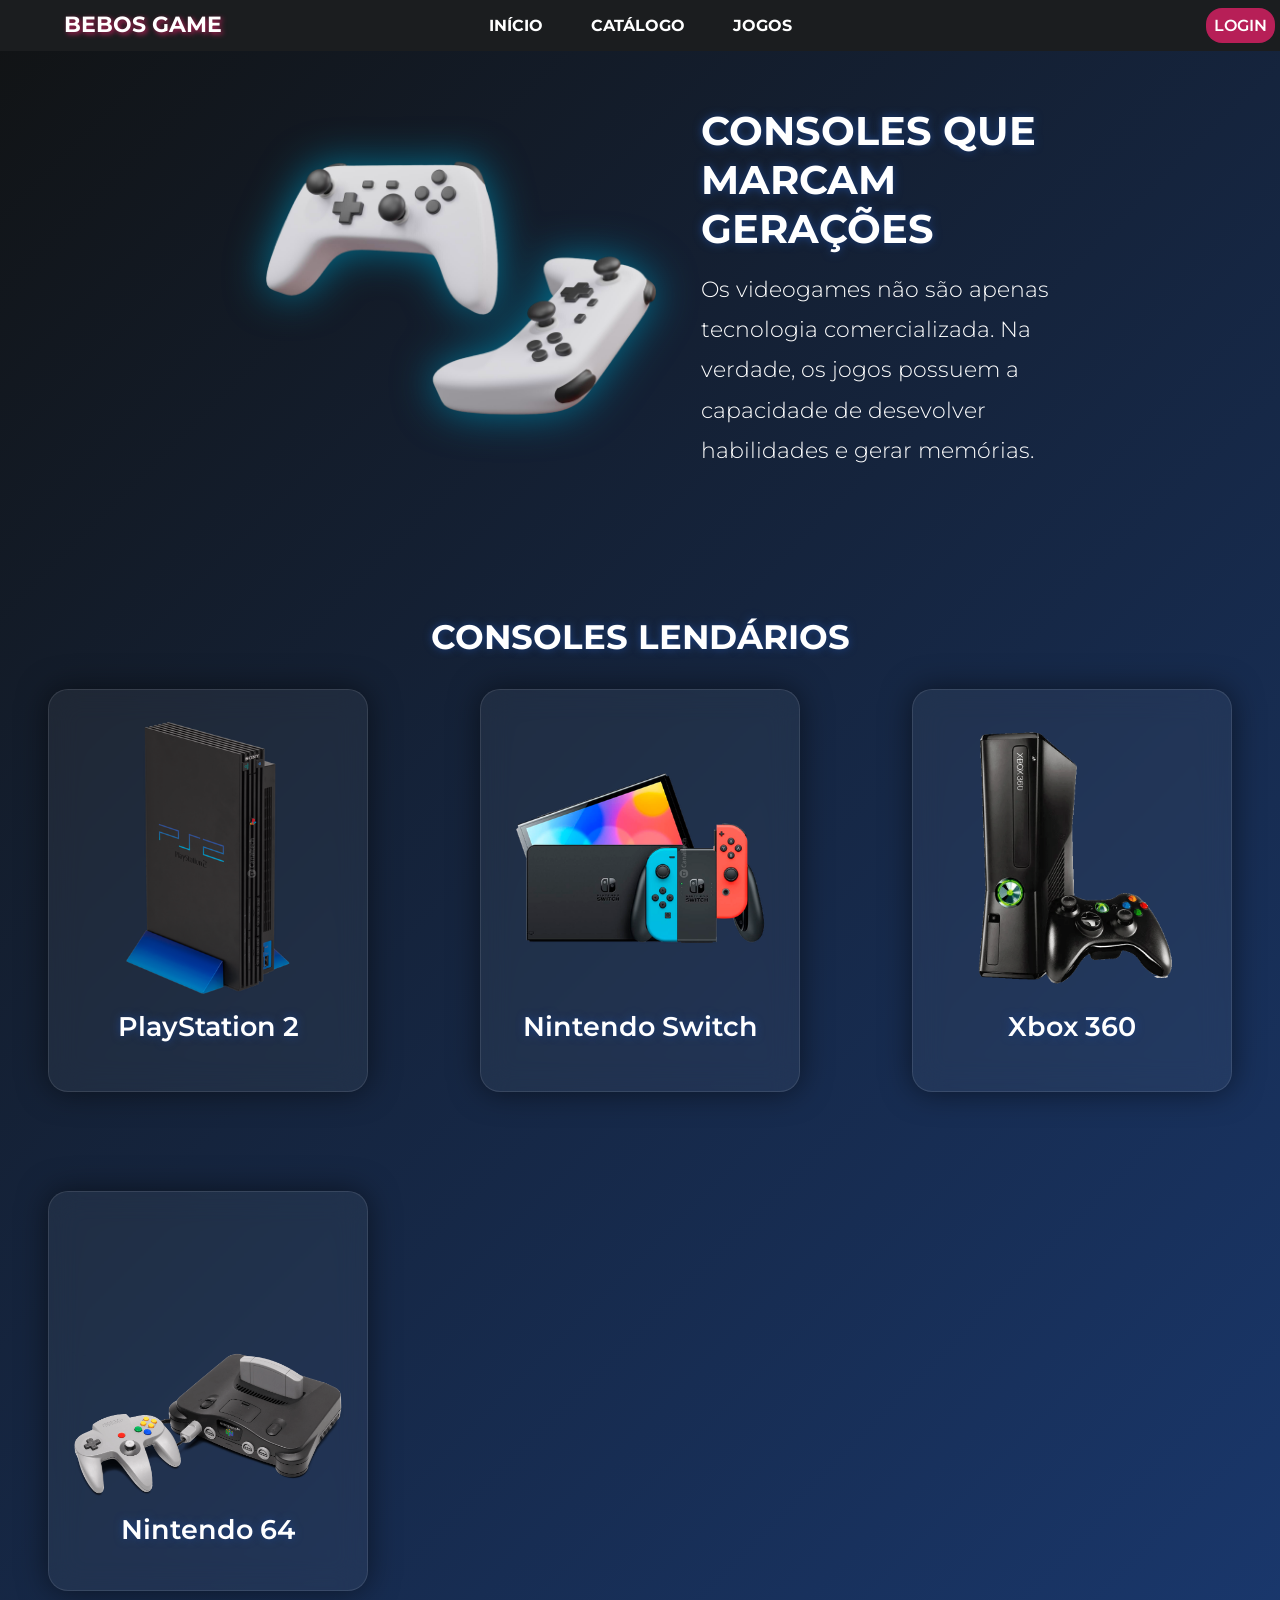
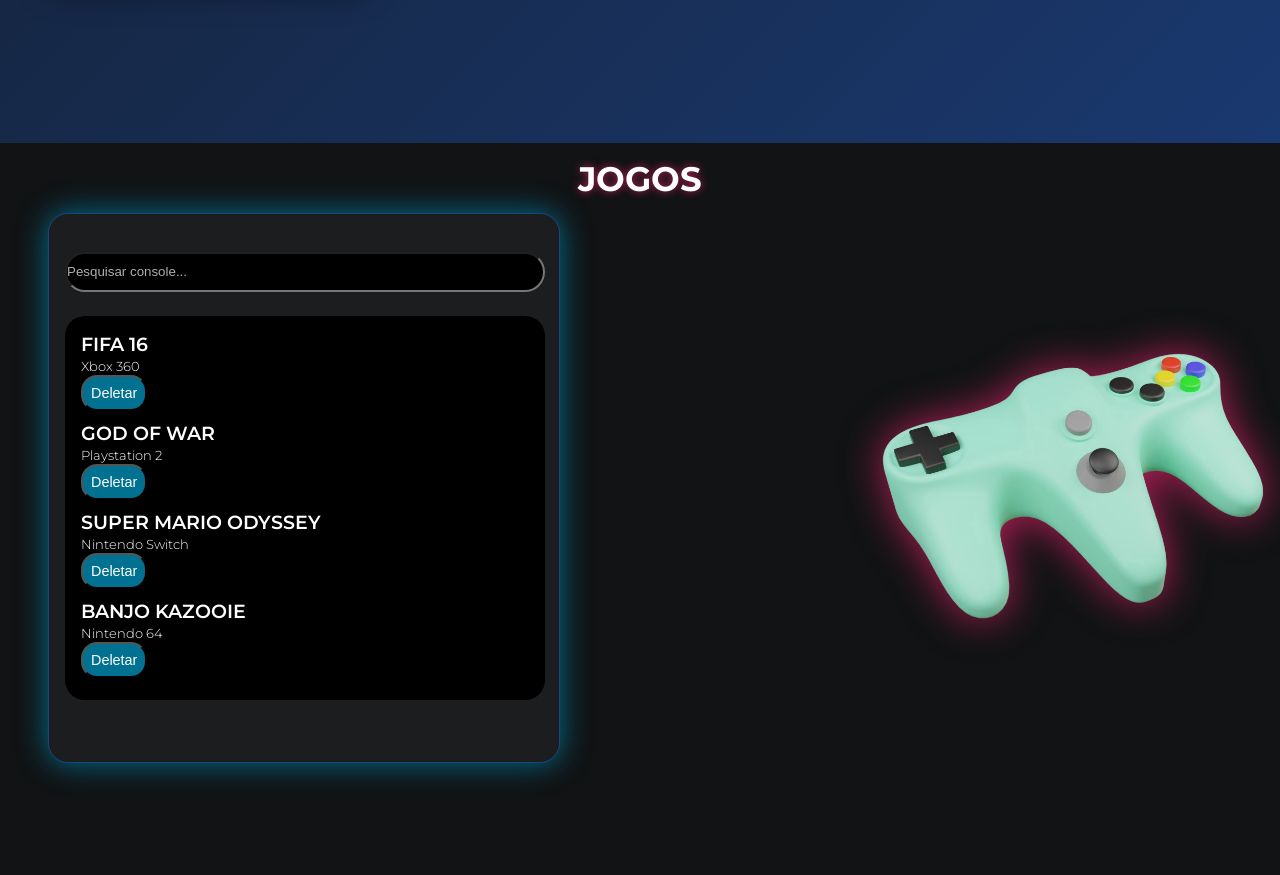
<file: index.html>
<!DOCTYPE html>
<html lang="pt-br">
<head>
    <meta charset="UTF-8">
    <meta name="viewport" content="width=device-width, initial-scale=1.0">
    <title>Métodos na prática</title>
    <link rel="shortcut icon" href="assets/images/BebosGame.png" type="image/x-icon">
    <link rel="stylesheet" href="css/index.css">
    <!-- Ágatha, Kalel, Kauan e Nathan -->
</head>
<body>
    <!-- vai ser só as cores que vamos usar. 1- #b71f57 2-#007190 3-#1c4286 4-#111314  -->
    <header>
<nav class="barra">
    <a href="#banner">
    <span class="logo">BEBOS GAME</span>
    </a>

    <div class="menu">
        <a href="#banner">Início</a>
        <a href="#consoles">Catálogo</a>
        <a href="#forum-coment">Jogos</a>
    </div>

    <a class="login" href="html/login.html">Login</a>
</nav> 
    </header>
    <main class="banner" id="banner">
        <img src="assets/images/gamepad-controlador-de-jogo-icone-isolado-3d-render-ilustracao.png" alt="Controle de videogame">
        <div class="banner-text">
            <h1>Consoles que marcam gerações</h1>
            <p>Os videogames não são apenas tecnologia comercializada. Na verdade, os jogos possuem a capacidade de desevolver habilidades e gerar memórias.</p>
        </div>
    </main>
    
    <!-- Card games -->
    <h2 class="consoles" id="consoles">Consoles Lendários</h2>
    <section>
        <div class="card">
            <div class="card-game">
                <img src="assets/images/i413576.png" alt="">
                <h2>PlayStation 2</h2>
                <div class="modal-container1">
                    <div class="modal1">
                    </div>
                </div>
            </div>
        </div>

        <div class="card">
            <div class="card-game">
                <img src="assets/images/set-of-console-game-device-handheld-portable-free-png.png"  width="700rem" height="auto" alt="">
                <h2>Nintendo Switch</h2>
            </div>
        </div>

        <div class="card">
            <div class="card-game">
                <img src="assets/images/xbox_360_4gb_seminovo_1259_1_d6bae2d4ea0fcfa7bb3ee1b2bad1224d.png" alt="">
                <h2>Xbox 360</h2>
                <!-- <p>O Xbox 360, lançado pela Microsoft em 2005 como parte da 7ª geração, é um console de jogos icônico com CPU PowerPC de 3 núcleos a 3.2 GHz, 512MB de RAM e GPU ATI Xenos. Disponível nos modelos Fat, Slim e Super Slim, oferece HDs de 4GB a 500GB, suporte a DVD, Xbox Live e integração com o Kinect.</p> -->
            </div>
        </div>

        <div class="card">
            <div class="card-game" id="card4">
                <img src="assets/images/n64-console-set-c637a4a088cbb9b91517099951608306-1024-1024.png" alt="">
                <h2>Nintendo 64</h2>
                <!-- <p>O Nintendo 64, lançado em 1996, foi um console de 64 bits revolucionário, sendo pioneiro nos gráficos 3D, no uso do controle com joystick analógico e na funcionalidade de vibração. Utilizando cartuchos, destacou-se por jogos icônicos como Super Mario 64.</p> -->
            </div>
        </div>
    </section>

    <!-- Sobre -->
     <h2 class="joguinhos" id="forum-coment">jogos</h2>
        <section class="forum">
            <div class="banner-jogos">
                <div class="container-jogo">                    
                    <div class="conteudo-esquerda">
                        <div class="search-box">
                            <input type="text" id="inputPesquisa" placeholder="ㅤPesquisar console..." onkeyup="GETpesquisar()">
                        </div>  
        
                        <div id="listaJogos">
                            <!-- Lista do JS -->
                        </div>
                        <div id="status-log"></div>
                    </div>

                    <div class="imagem">
                        <img src="assets/images/joystick-de-controlador-de-jogo-gamepad-icone-isolado-3d-render-ilustracao.png" alt="Controle">
                    </div>
                </div>
            </div>
    </section>

    <footer>
    </footer>
    
    <script src="../js/get_delete.js"></script>
</body>

</html>
</file>
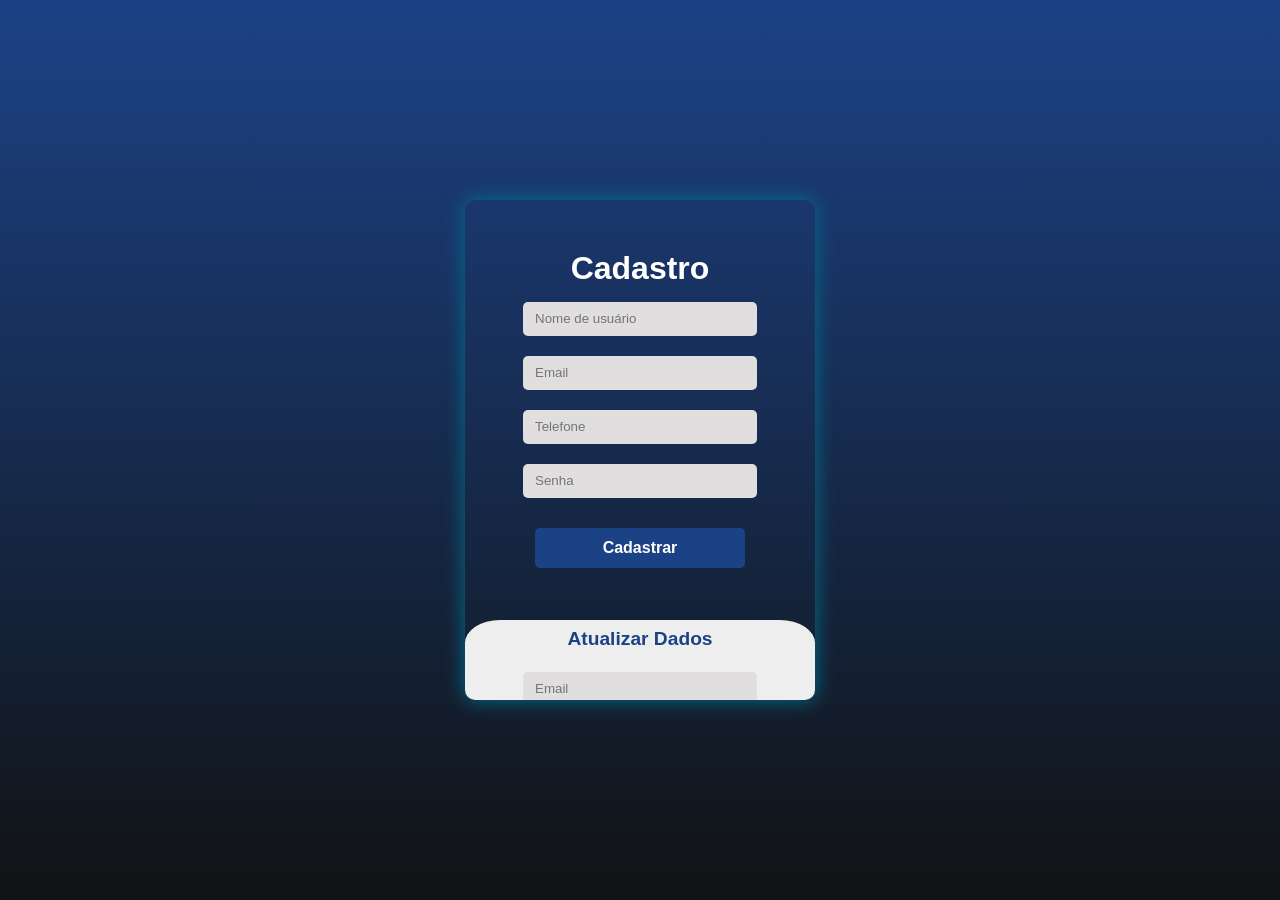
<file: html/login.html>
<!DOCTYPE html>
<html lang="pt-br">
<head>
    <meta charset="UTF-8">
    <meta name="viewport" content="width=device-width, initial-scale=1.0">
    <title>Login Bebos games</title>
	<link rel="shortcut icon" href="../assets/images/BebosGame.png" type="image/x-icon">
    <link rel="stylesheet" href="/css/login.css">
</head>

<body>
    <div class="main">  	
		<input type="checkbox" id="chk" aria-hidden="true">

			<div class="signup">
				<form onsubmit="cadastrarUsuario(event)"> 
					<label for="chk" aria-hidden="true">Cadastro</label>
					<p id="mensagem1"></p>
    				<input type="text" name="txt" id="nome" placeholder="Nome de usuário" required="">
 					<input type="email" name="email" id="email" placeholder="Email" required="">
  					<input type="tel" name="broj" id="telefone" placeholder="Telefone" required="">
    				<input type="password" name="pswd" id="senha" placeholder="Senha" required=""> 
    				<button type="submit">Cadastrar</button>
				</form>
			</div>

			<div class="login">
				<form onsubmit="PUTdados(event)">
					<label for="chk" aria-hidden="true">Atualizar Dados</label>
					<p id="mensagem2"></p>
					<input type="email" name="email" placeholder="Email" required="" id="editarEmail">
					<input type="password" name="pswd" placeholder="Password" required="" id="editarSenha">
					<a href="index.html">
						<button>Atualizar</button>
					</a>
				</form>
			</div>
	</div>

    <!-- <script src="../js/get.js"></script> -->
	<script src="../js/post.js"></script>
	<script src="../js/put.js"></script>
</body>

</html>
</file>
<file: css/index.css>
@import url('https://fonts.googleapis.com/css2?family=Montserrat:ital,wght@0,100..900;1,100..900&display=swap');

*{
    margin: 0;
    padding: 0;
    -webkit-box-sizing: border-box;
    box-sizing: border-box;
}

html{
    font-family:  "Montserrat", sans-serif;
    font-weight: 300;
    color: white;
    background: linear-gradient(135deg, #111314, #1c4286);
}

a{
    text-decoration: none;
    color: white;
}

.nav-right{
    display: flex;
    align-items: center;
    gap: 3rem;
}

span{
    text-transform: uppercase;
    font-size: 1.4rem;
    font-weight: 700;
    text-shadow: 2px 2px 5px #b71f57;
    margin-top: -1rem;
}

span:hover{
    text-shadow: 3px 3px 5px #007190 ;
    transition: 0.3s;
    cursor: pointer;
}

.barra{
    width: 100%;
    padding: 1rem 0;
    display: flex;
    align-items: center;
    justify-content: center; /* centraliza tudo */
    position: fixed;
    top: 0;
    background: #1b1d1f;
    text-transform: uppercase;
    z-index: 100;
    
}  

.logo{
    position: absolute;
    left: 4rem;
}


.menu{
    display: flex;
    gap: 3rem;
    font-weight: 700;
}

.menu a:hover{
    color: #b71f57;
    text-shadow: 0 0 3px #b71f57;
    transition: 0.5s;
}

.login{
    width: auto;
    height: auto;
    padding: 0.5rem;
    background-color: #b71f57;
    border-radius: 1rem;
    font-weight: 600;
    position: absolute;
    right: 0.3rem;
    
}

.login:hover{
    transform: scale(1.05);
    box-shadow: 0 0 25px #007190;
}

/* Banner principal */
.banner{
    display: flex;
    align-items: center;      
    justify-content: space-between; 
    padding: 3rem 13.8rem;      
}

.banner-text{
    max-width: 500px;
}

.banner-text h1{
    font-size: 2.5rem;
    margin-bottom: 0.1rem;   
    text-transform: uppercase;
}

.banner-text p{
    margin-top: 1rem;
    font-size: 1.6rem;
    line-height: 2;
}

.banner-text{
    max-width: 500px;
}

.banner-text h1{
    font-size: 2.5rem;
    margin-bottom: 1rem;
    text-shadow: 0 0 10px #1c4286;
}


.banner-text p{
    font-size: 1.4rem;
    line-height: 1.8;
    color: #ffffff;
}

.banner img{
    width: 30rem;
    filter: drop-shadow(0 0 20px #007190);
    transition: 0.5s;
}

.banner img:hover{
    transform: scale(1.05);
    filter: drop-shadow(0 0 30px #b71f57);
}

/* Card dos Jogos */

.consoles{
    text-transform: uppercase;
    display: flex;
    flex-direction: row;
    align-items: center;
    justify-content: center;
    margin-top: 2.5rem;
    font-size: 2.1rem;
    text-shadow: 0 0 8px #1c4286;
}

.consoles:hover{
    text-shadow: 0 2px 10px #b71f57 ;
}

section{
    display: flex;
    justify-content: space-between; 
    gap: 1.2rem;
    padding: 2rem 3rem;
    flex-wrap: wrap;
}
.card-game{
    display: flex;
    flex-direction: column;
    align-items: center;
    justify-content: center;
    text-align: center;
    gap: 1rem;
}
.card-game h2{
    font-weight: 600;
    font-size: 1.7rem;
    text-shadow: 0 0 8px #1c4286;
}

.card-game img{
    width: 17rem;
    height: auto;
}

.card{
    min-height: 25rem;
    width: 20rem;
    padding: 2rem;
    border-radius: 20px;
    background: rgba(255, 255, 255, 0.05);
    backdrop-filter: blur(15px);
    /* -webkit-backdrop-filter: blur(15px); Esse aqui foi um teste de seletor de atributo*/
    border: 1px solid rgba(255, 255, 255, 0.1);
    box-shadow: 0 0 30px rgba(0, 0, 0, 0.5);
    color: white;
    transition: 0.4s ease;
    margin-bottom: 5rem;
}

.card:hover{
    border: 1px solid #b71f57;
    box-shadow:0 0 20px #b71f57,0 0 40px rgba(183, 31, 87, 0.5);
    transform: translateY(-10px);
}

#card4{
    margin-top: 7.9rem;
}

/* Sobre e/ou comentários */
.joguinhos{
    background-color: #111314;
    padding: .9rem;
    text-transform: uppercase;
    display: flex;
    flex-direction: row;
    align-items: center;
    justify-content: center;
    margin-top: 2.5rem;
    font-size: 2.1rem;
    text-shadow: 0 0 8px #b71f57;
}

.joguinhos:hover{
    text-shadow: 0 2px 10px #1c4286 ;
}
/* Esse forum é só pra colcoar o fundo dessa cor */
.forum { 
    background-color: #111314;
}

.btn-delete {
    width: auto;
    height: auto;
    padding: 0.5rem;
    background-color: #007190;
    border-radius: 1rem;
    color: #ffffff;
    font-weight: 500;
    transition: 0.5s;
    font-size: 0.9rem;
    margin-bottom: .4rem;
}

.btn-delete:hover{
    background-color: #b71f57;
    transform: scale(1.05);
}

.container-jogo {
    display: flex;
    align-items: center;       
    justify-content: space-between; 
    gap: 17rem;                 
    padding: 1rem;
    max-width: 1200px;         
    margin: -2rem auto; 
    background-color: #1b1d1f;  
    border-radius: 20px;
    width: 32rem;
    height: auto;
    margin-bottom: 1rem;
    border: 1px solid #1c4286;
    box-shadow: 0 0 30px #007190;
    color: white;
    transition: 0.4s ease;
    margin-bottom: 5rem;
    z-index: 99;
   
}

.conteudo-esquerda {
    flex: 1;                   
    display: flex;
    flex-direction: column;
    gap: 1.5rem;
}

.imagem img {
    min-height: auto;
    width: 32rem;      
    height: auto;
    filter: drop-shadow(0 0 20px #b71f57);
    transition: 0.5s;
}

.imagem img:hover{
    transform: scale(1.05);
    filter: drop-shadow(0 0 30px #007190);
}


#listaJogos {
    font-size: 1rem;
    display: flex;
    flex-direction: column;
    justify-content: space-between;
    background-color: #000000;
    width: 30rem;
    height: 24rem;
    border-radius: 20px;
    padding: 1rem ;
}

#titulo {
    font-size: 1.2rem;
    font-family: "Montserrat", sans-serif;
    font-weight: 600;
    text-transform: uppercase;

}

.search-box {
    background-color: #1b1d1f;
    
}

input[type="text"]{
    background-color: #000000;
    border-radius: 20px;
    width: 30rem;
    height: 2.5rem;
    color: #ffffff;
}

input::placeholder{
    color: rgb(174, 173, 173);
}
</file>
<file: css/login.css>
body{
	margin: 0;
	padding: 0;
	display: flex;
	justify-content: center;
	align-items: center;
	min-height: 100vh;
	font-family: 'Jost', sans-serif;
	background: linear-gradient(to bottom, #1c4286, #111314);
}
.main{
	width: 350px;
	height: 500px;
	background: red;
	overflow: hidden;
	background: url("https://doc-08-2c-docs.googleusercontent.com/docs/securesc/68c90smiglihng9534mvqmq1946dmis5/fo0picsp1nhiucmc0l25s29respgpr4j/1631524275000/03522360960922298374/03522360960922298374/1Sx0jhdpEpnNIydS4rnN4kHSJtU1EyWka?e=view&authuser=0&nonce=gcrocepgbb17m&user=03522360960922298374&hash=tfhgbs86ka6divo3llbvp93mg4csvb38") no-repeat center/ cover;
	border-radius: 10px;
	box-shadow: 0 0 20px #007190;
	transition: 0.4s;
	
}

.main:hover{
	box-shadow:0 0 50px #b71f57,0 0 40px rgba(183, 31, 87, 0.5);
	transition: opacity 0.5s ease-out, transform 0.5s ease-out;  opacity: 1;
}

#chk{
	display: none;
}
.signup{
	position: relative;
	width:100%;
	height: 100%;
}
label{
	color: #fff;
	font-size: 2em;
	justify-content: center;
	display: flex;
	margin: 50px;
	font-weight: bold;
	cursor: pointer;
	transition: .5s ease-in-out;
}
input{
	width: 60%;
	height: 10px;
	background: #e0dede;
	justify-content: center;
	display: flex;
	margin: 20px auto;
	padding: 12px;
	border: none;
	outline: none;
	border-radius: 5px;
}
button{
	width: 60%;
	height: 40px;
	margin: 10px auto;
	justify-content: center;
	display: block;
	color: #fff;
	background: #1c4286;
	font-size: 1em;
	font-weight: bold;
	margin-top: 30px;
	outline: none;
	border: none;
	border-radius: 5px;
	transition: .2s ease-in;
	cursor: pointer;
}
button:hover{
	background: #007190;
}
.login{
	height: 460px;
	background: #eee;
	border-radius: 10% / 5%;
	transform: translateY(-180px);
	transition: .8s ease-in-out;
}
.login label{
	color: #1c4286;
	transform: scale(.6);
}

#chk:checked ~ .login{
	transform: translateY(-500px);
}
#chk:checked ~ .login label{
	transform: scale(1);	
}
#chk:checked ~ .signup label{
	transform: scale(.6);
}

#mensagem1 {
	color: greenyellow;
	align-items: center;
	margin-left: 3.5rem;
	margin-top: -2.2rem;
}

#mensagem2 {
	color: rgb(0, 3, 102);
	align-items: center;
	margin-left: 3.5rem;
	margin-top: -2.2rem;
}
</file>
